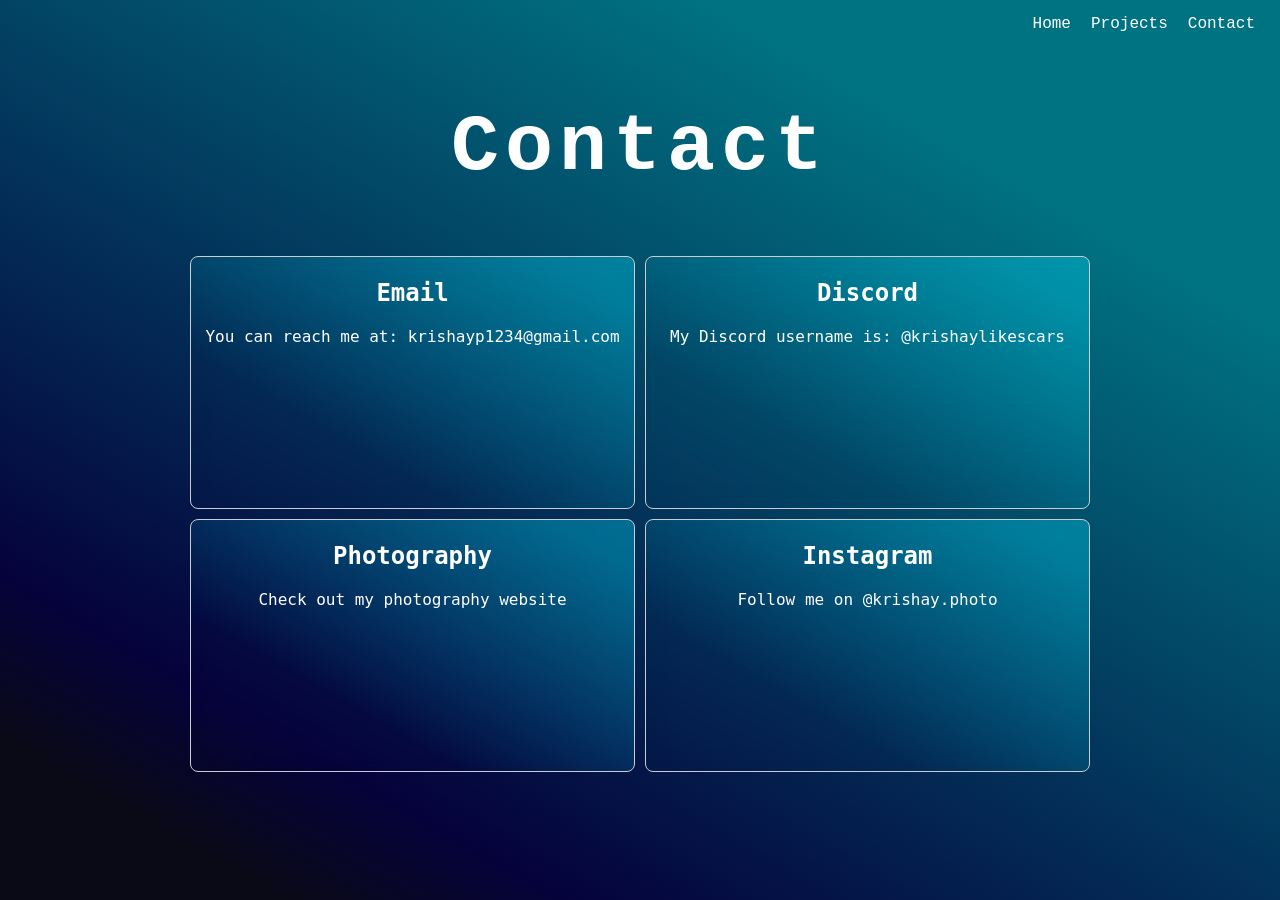
<file: contact/index.html>
<!DOCTYPE html>
<html>
<head>
    <meta charset="UTF-8">
    <meta name="viewport" content="width=device-width, initial-scale=1.0">
    <title>Contact</title>
    <link rel="stylesheet" href="style.css">
    <body>
        <nav class="top-nav">
            <div class="nav-links">
                <a href="../../">Home</a>
                <a href="../">Projects</a>
                <a href="../../contact">Contact</a>
            </div>
        </nav>
        <h1>Contact</h1>
        <div class="tile-container">
                <a href="mailto:krishayp1234@gmail.com" class="tile-link">
                    <div class="tile">
                        <h2>Email</h2>
                        <p>You can reach me at: krishayp1234@gmail.com</p>
                    </div>
                </a>
                <a href="https://discordapp.com/users/krishaylikescars" class="tile-link">
                    <div class="tile">
                        <h2>Discord</h2>
                        <p>My Discord username is: @krishaylikescars</p>
                    </div>
                </a>
                <a href="https://krishaypanchal.myportfolio.com" target="_blank" class="tile-link">
                    <div class="tile">
                        <h2>Photography</h2>
                        <p>Check out my photography website</p>
                    </div>
                </a>
                <a href="https://www.instagram.com/krishay.photo/" target="_blank" class="tile-link">
                    <div class="tile">
                        <h2>Instagram</h2>
                        <p>Follow me on @krishay.photo</p>
                    </div>
                </a>
        </div>
        <a href="secret.txt" ></a>
    </body>
</html>
</file>
<file: contact/style.css>
body {
    min-height: 100vh;
    background-color: #000000;
    background-image: linear-gradient(30deg, #1a193c60 10%, #0a047680 20%,  #00e1ff82 80%);
    background-size: 100% 100%;
    background-repeat: no-repeat;
    font-family: Courier New, monospace;
    Color: #ffffff;
    margin: 0;
    padding: 0;
    align-items: center;

}
    h1 {
        color: #ffffff;
        font-family: 'Courier New', Courier, monospace, serif;
        font-size: clamp(2rem, 8vw, 5rem);
        text-align: center;
        font-weight: 500px;
        letter-spacing: 6px;
    }
    .tile-container {
        display: grid;
        grid-template-columns: repeat(2, 1fr);
        gap: 10px;
        padding: 10px;
        max-width: 900px;
        margin: 0 auto;
    }
    .tile {
        background-color: #24537200;
        background-image: linear-gradient(30deg, #1a193c00 15%, #0a047600 30%,  #00e1ff57 90%);
        backdrop-filter: blur(10px);
        border: 1px solid #ccc;
        border-radius: 8px;
        padding: 2px;
        text-align: center;
        transition: transform 0.3s ease, box-shadow 0.3s ease;
        color: #ffffff;
        aspect-ratio: 16/9;
        font-weight: 200;
        font-family: jetbrains mono, monospace;
    }
    .tile:hover {
        transform: translateY(-6px);
        box-shadow: 0 8px 16px rgba(0, 0, 0, 0.576);
    }
    .tile-link {
        text-decoration: none;
        color: inherit;
    }
    .top-nav {
        display: flex;
        justify-content: flex-end;
        gap: 20px;
        padding: 15px 25px;
        color: #ffffff;
    }
    .nav-links {
        font-family: 'Courier New', Courier, monospace, serif;
        display: flex;
        gap: 20px;
        color: #ffffff;
    }
    .nav-links a {
        text-decoration: none;
        color: #ffffff;
    }
</file>
